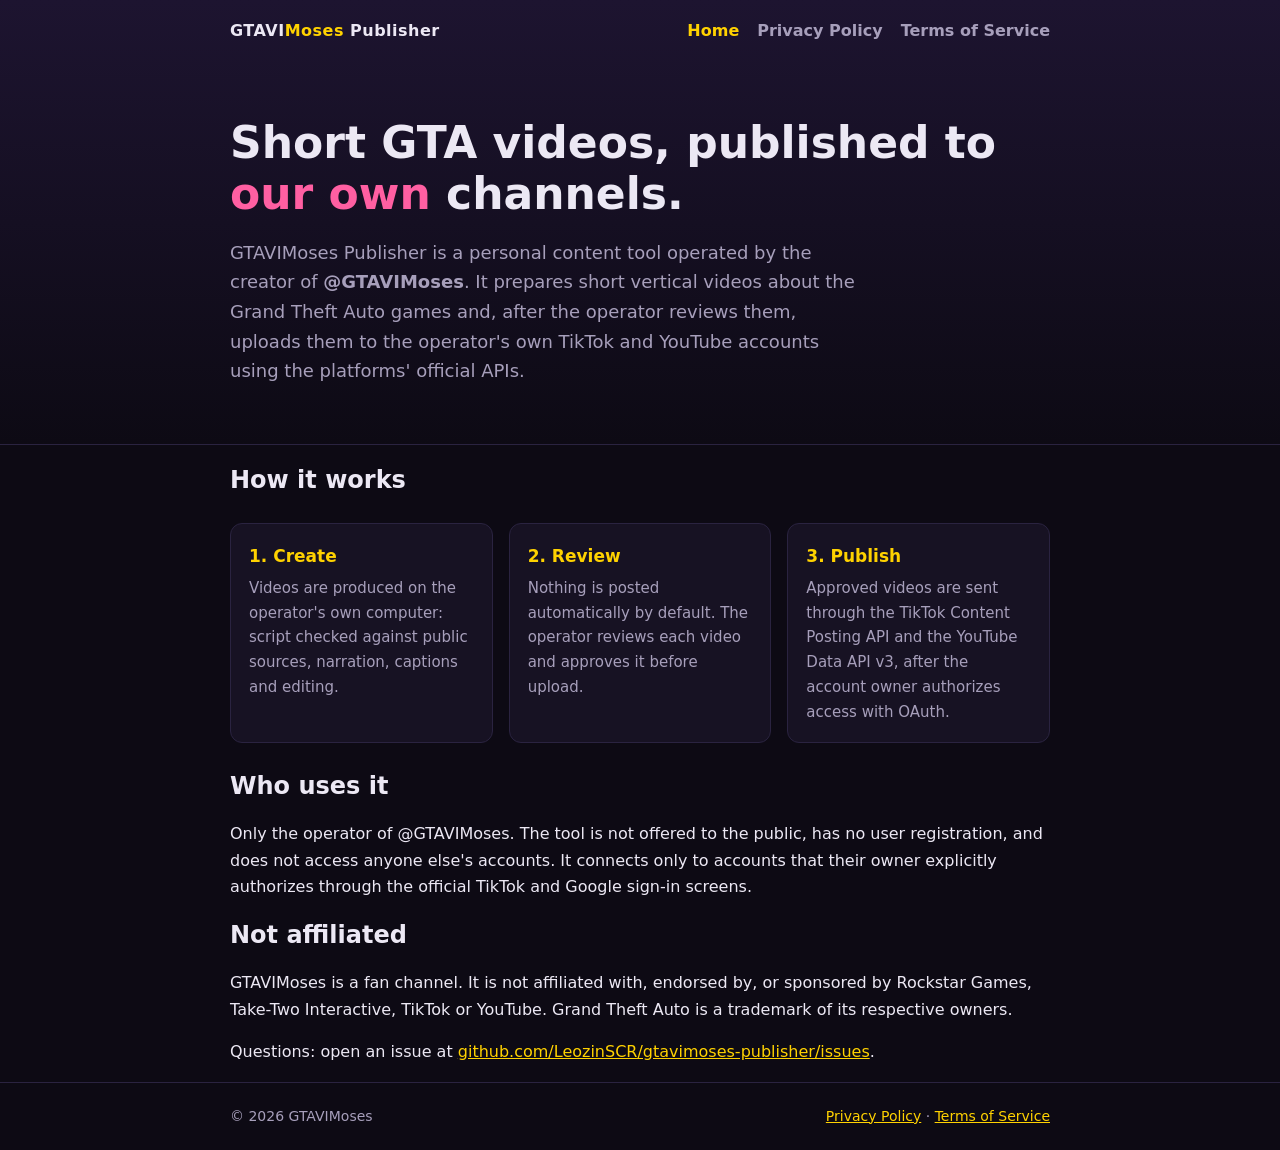
<file: index.html>
<!doctype html>
<html lang="en">
<head>
<meta charset="utf-8">
<meta name="viewport" content="width=device-width, initial-scale=1">
<title>GTAVIMoses Publisher</title>
<meta name="description" content="GTAVIMoses Publisher is a personal tool used by the @GTAVIMoses channel to create short GTA videos and publish them to its own TikTok and YouTube accounts through the official APIs.">
<link rel="stylesheet" href="style.css">
</head>
<body>
<header>
  <div class="wrap">
    <nav aria-label="Main">
      <a class="brand" href="index.html">GTAVI<span>Moses</span> Publisher</a>
      <ul>
        <li><a href="index.html" aria-current="page">Home</a></li>
        <li><a href="privacy.html">Privacy Policy</a></li>
        <li><a href="terms.html">Terms of Service</a></li>
      </ul>
    </nav>
    <section class="hero">
      <h1>Short GTA videos, published to <em>our own</em> channels.</h1>
      <p>GTAVIMoses Publisher is a personal content tool operated by the creator of <strong>@GTAVIMoses</strong>.
         It prepares short vertical videos about the Grand Theft Auto games and, after the operator reviews them,
         uploads them to the operator's own TikTok and YouTube accounts using the platforms' official APIs.</p>
    </section>
  </div>
</header>
<main class="wrap">
  <h2>How it works</h2>
  <div class="cards">
    <div class="card"><h3>1. Create</h3><p>Videos are produced on the operator's own computer: script checked against public sources, narration, captions and editing.</p></div>
    <div class="card"><h3>2. Review</h3><p>Nothing is posted automatically by default. The operator reviews each video and approves it before upload.</p></div>
    <div class="card"><h3>3. Publish</h3><p>Approved videos are sent through the TikTok Content Posting API and the YouTube Data API v3, after the account owner authorizes access with OAuth.</p></div>
  </div>
  <h2>Who uses it</h2>
  <p>Only the operator of @GTAVIMoses. The tool is not offered to the public, has no user registration, and does not
     access anyone else's accounts. It connects only to accounts that their owner explicitly authorizes through the
     official TikTok and Google sign-in screens.</p>
  <h2>Not affiliated</h2>
  <p>GTAVIMoses is a fan channel. It is not affiliated with, endorsed by, or sponsored by Rockstar Games, Take-Two
     Interactive, TikTok or YouTube. Grand Theft Auto is a trademark of its respective owners.</p>
  <p>Questions: open an issue at
     <a href="https://github.com/LeozinSCR/gtavimoses-publisher/issues">github.com/LeozinSCR/gtavimoses-publisher/issues</a>.</p>
</main>
<footer>
  <div class="wrap">
    <span>© 2026 GTAVIMoses</span>
    <span><a href="privacy.html">Privacy Policy</a> · <a href="terms.html">Terms of Service</a></span>
  </div>
</footer>
</body>
</html>
</file>
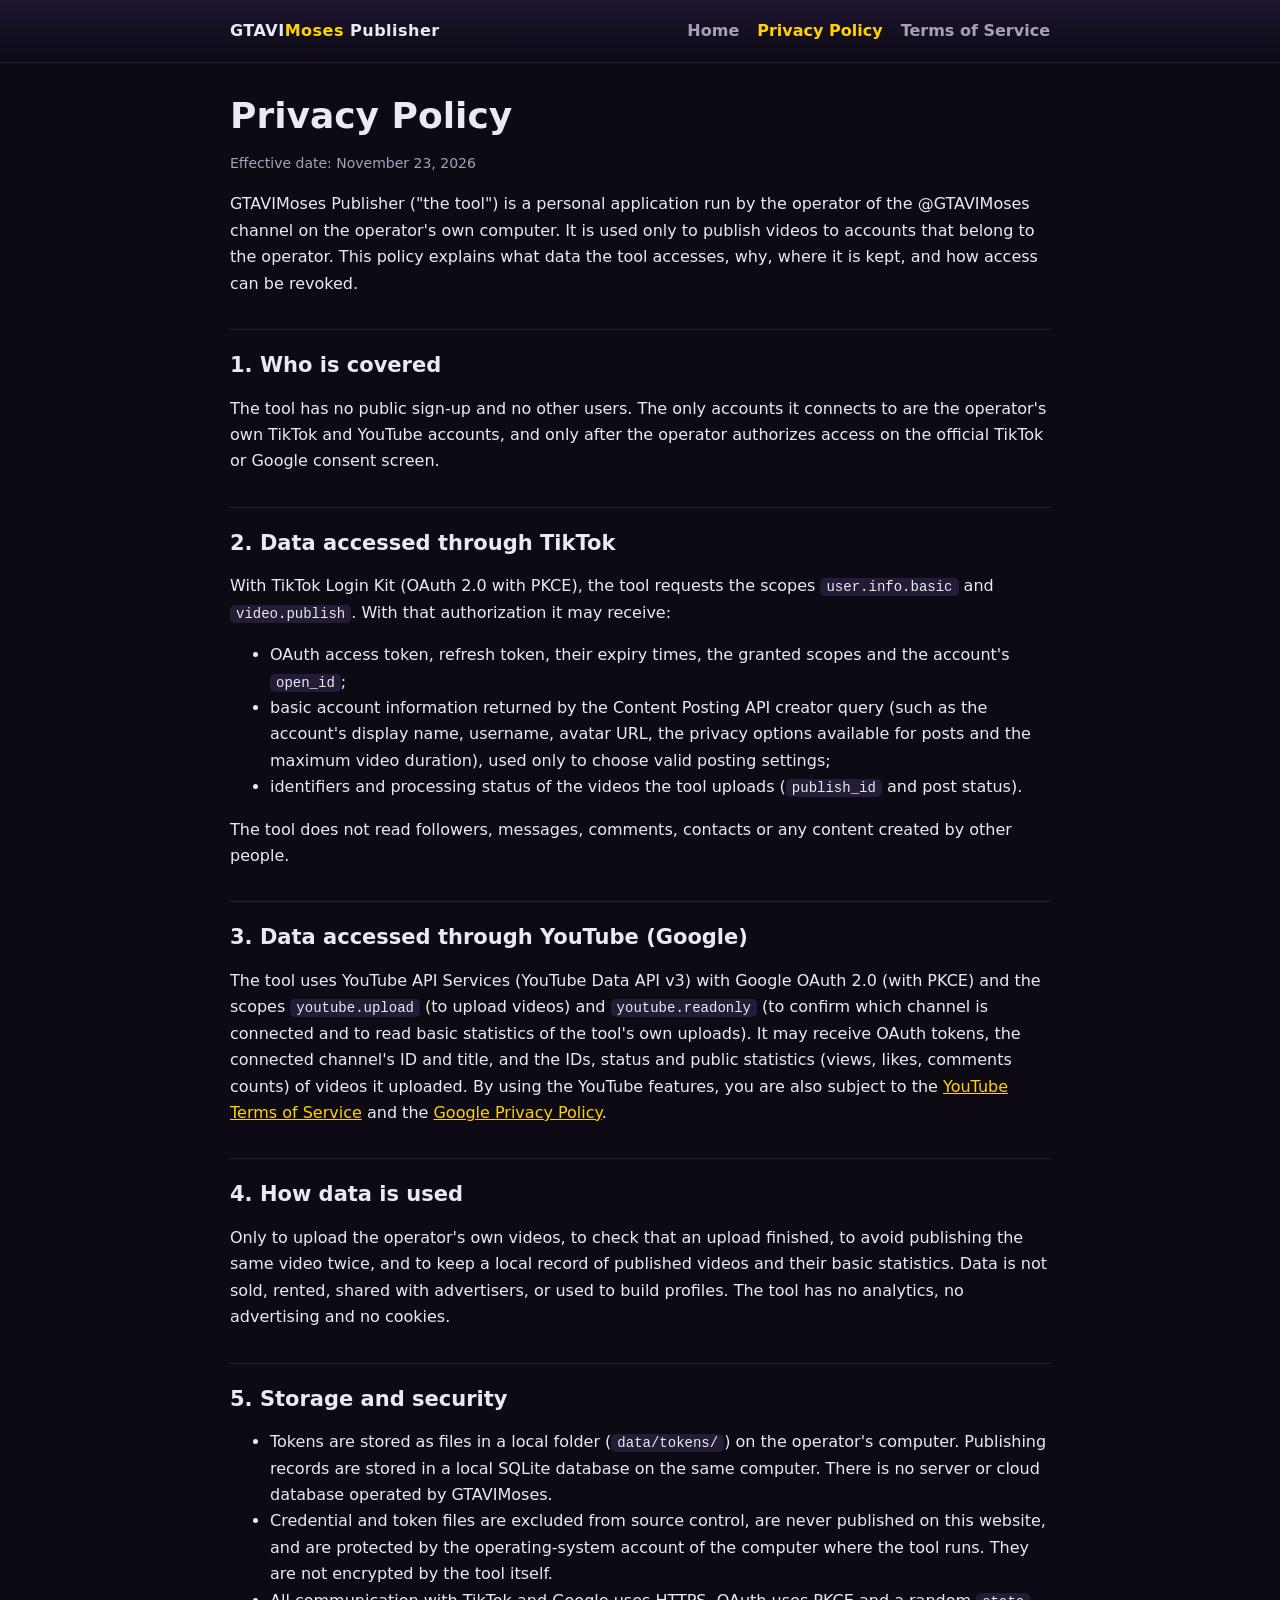
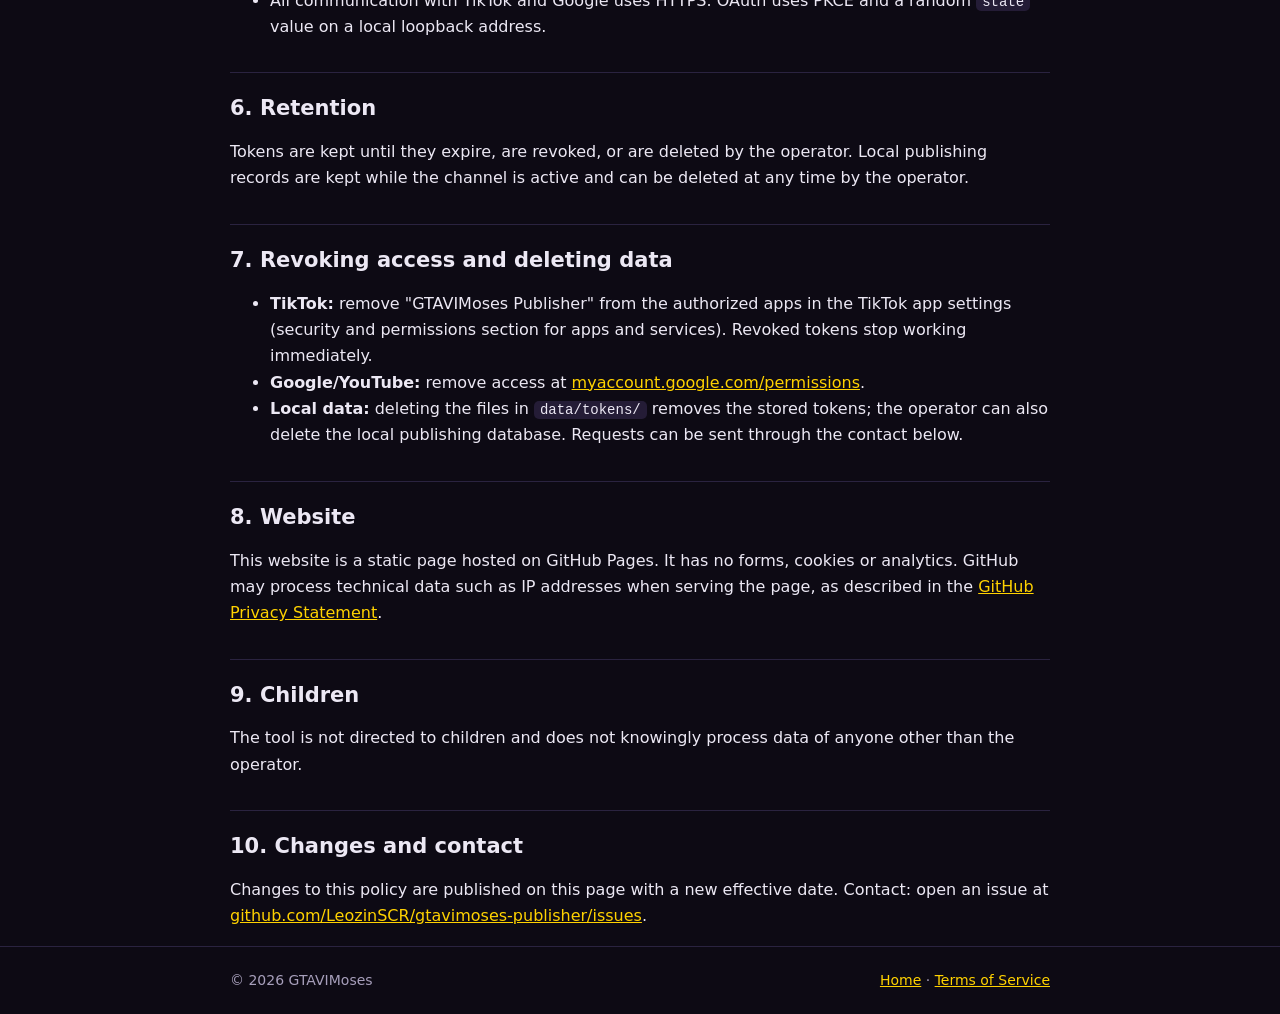
<file: privacy.html>
<!doctype html>
<html lang="en">
<head>
<meta charset="utf-8">
<meta name="viewport" content="width=device-width, initial-scale=1">
<title>Privacy Policy — GTAVIMoses Publisher</title>
<meta name="description" content="Privacy Policy of GTAVIMoses Publisher: what data the tool accesses through TikTok and YouTube OAuth, how tokens are stored, and how to revoke access or delete data.">
<link rel="stylesheet" href="style.css">
</head>
<body>
<header>
  <div class="wrap">
    <nav aria-label="Main">
      <a class="brand" href="index.html">GTAVI<span>Moses</span> Publisher</a>
      <ul>
        <li><a href="index.html">Home</a></li>
        <li><a href="privacy.html" aria-current="page">Privacy Policy</a></li>
        <li><a href="terms.html">Terms of Service</a></li>
      </ul>
    </nav>
  </div>
</header>
<main class="wrap">
<article>
  <h1>Privacy Policy</h1>
  <p class="meta">Effective date: November 23, 2026</p>

  <p>GTAVIMoses Publisher ("the tool") is a personal application run by the operator of the @GTAVIMoses channel on
     the operator's own computer. It is used only to publish videos to accounts that belong to the operator. This
     policy explains what data the tool accesses, why, where it is kept, and how access can be revoked.</p>

  <h2>1. Who is covered</h2>
  <p>The tool has no public sign-up and no other users. The only accounts it connects to are the operator's own
     TikTok and YouTube accounts, and only after the operator authorizes access on the official TikTok or Google
     consent screen.</p>

  <h2>2. Data accessed through TikTok</h2>
  <p>With TikTok Login Kit (OAuth 2.0 with PKCE), the tool requests the scopes <code>user.info.basic</code> and
     <code>video.publish</code>. With that authorization it may receive:</p>
  <ul>
    <li>OAuth access token, refresh token, their expiry times, the granted scopes and the account's <code>open_id</code>;</li>
    <li>basic account information returned by the Content Posting API creator query (such as the account's display
        name, username, avatar URL, the privacy options available for posts and the maximum video duration), used only
        to choose valid posting settings;</li>
    <li>identifiers and processing status of the videos the tool uploads (<code>publish_id</code> and post status).</li>
  </ul>
  <p>The tool does not read followers, messages, comments, contacts or any content created by other people.</p>

  <h2>3. Data accessed through YouTube (Google)</h2>
  <p>The tool uses YouTube API Services (YouTube Data API v3) with Google OAuth 2.0 (with PKCE) and the scopes
     <code>youtube.upload</code> (to upload videos) and <code>youtube.readonly</code> (to confirm which channel is
     connected and to read basic statistics of the tool's own uploads). It may receive OAuth tokens, the connected
     channel's ID and title, and the IDs, status and public statistics (views, likes, comments counts) of videos it
     uploaded. By using the YouTube features, you are also subject to the
     <a href="https://www.youtube.com/t/terms">YouTube Terms of Service</a> and the
     <a href="https://policies.google.com/privacy">Google Privacy Policy</a>.</p>

  <h2>4. How data is used</h2>
  <p>Only to upload the operator's own videos, to check that an upload finished, to avoid publishing the same video
     twice, and to keep a local record of published videos and their basic statistics. Data is not sold, rented,
     shared with advertisers, or used to build profiles. The tool has no analytics, no advertising and no cookies.</p>

  <h2>5. Storage and security</h2>
  <ul>
    <li>Tokens are stored as files in a local folder (<code>data/tokens/</code>) on the operator's computer. Publishing
        records are stored in a local SQLite database on the same computer. There is no server or cloud database
        operated by GTAVIMoses.</li>
    <li>Credential and token files are excluded from source control, are never published on this website, and are
        protected by the operating-system account of the computer where the tool runs. They are not encrypted by the
        tool itself.</li>
    <li>All communication with TikTok and Google uses HTTPS. OAuth uses PKCE and a random <code>state</code> value
        on a local loopback address.</li>
  </ul>

  <h2>6. Retention</h2>
  <p>Tokens are kept until they expire, are revoked, or are deleted by the operator. Local publishing records are
     kept while the channel is active and can be deleted at any time by the operator.</p>

  <h2>7. Revoking access and deleting data</h2>
  <ul>
    <li><strong>TikTok:</strong> remove "GTAVIMoses Publisher" from the authorized apps in the TikTok app settings
        (security and permissions section for apps and services). Revoked tokens stop working immediately.</li>
    <li><strong>Google/YouTube:</strong> remove access at
        <a href="https://myaccount.google.com/permissions">myaccount.google.com/permissions</a>.</li>
    <li><strong>Local data:</strong> deleting the files in <code>data/tokens/</code> removes the stored tokens; the
        operator can also delete the local publishing database. Requests can be sent through the contact below.</li>
  </ul>

  <h2>8. Website</h2>
  <p>This website is a static page hosted on GitHub Pages. It has no forms, cookies or analytics. GitHub may process
     technical data such as IP addresses when serving the page, as described in the
     <a href="https://docs.github.com/en/site-policy/privacy-policies/github-general-privacy-statement">GitHub
     Privacy Statement</a>.</p>

  <h2>9. Children</h2>
  <p>The tool is not directed to children and does not knowingly process data of anyone other than the operator.</p>

  <h2>10. Changes and contact</h2>
  <p>Changes to this policy are published on this page with a new effective date. Contact: open an issue at
     <a href="https://github.com/LeozinSCR/gtavimoses-publisher/issues">github.com/LeozinSCR/gtavimoses-publisher/issues</a>.</p>
</article>
</main>
<footer>
  <div class="wrap">
    <span>© 2026 GTAVIMoses</span>
    <span><a href="index.html">Home</a> · <a href="terms.html">Terms of Service</a></span>
  </div>
</footer>
</body>
</html>
</file>
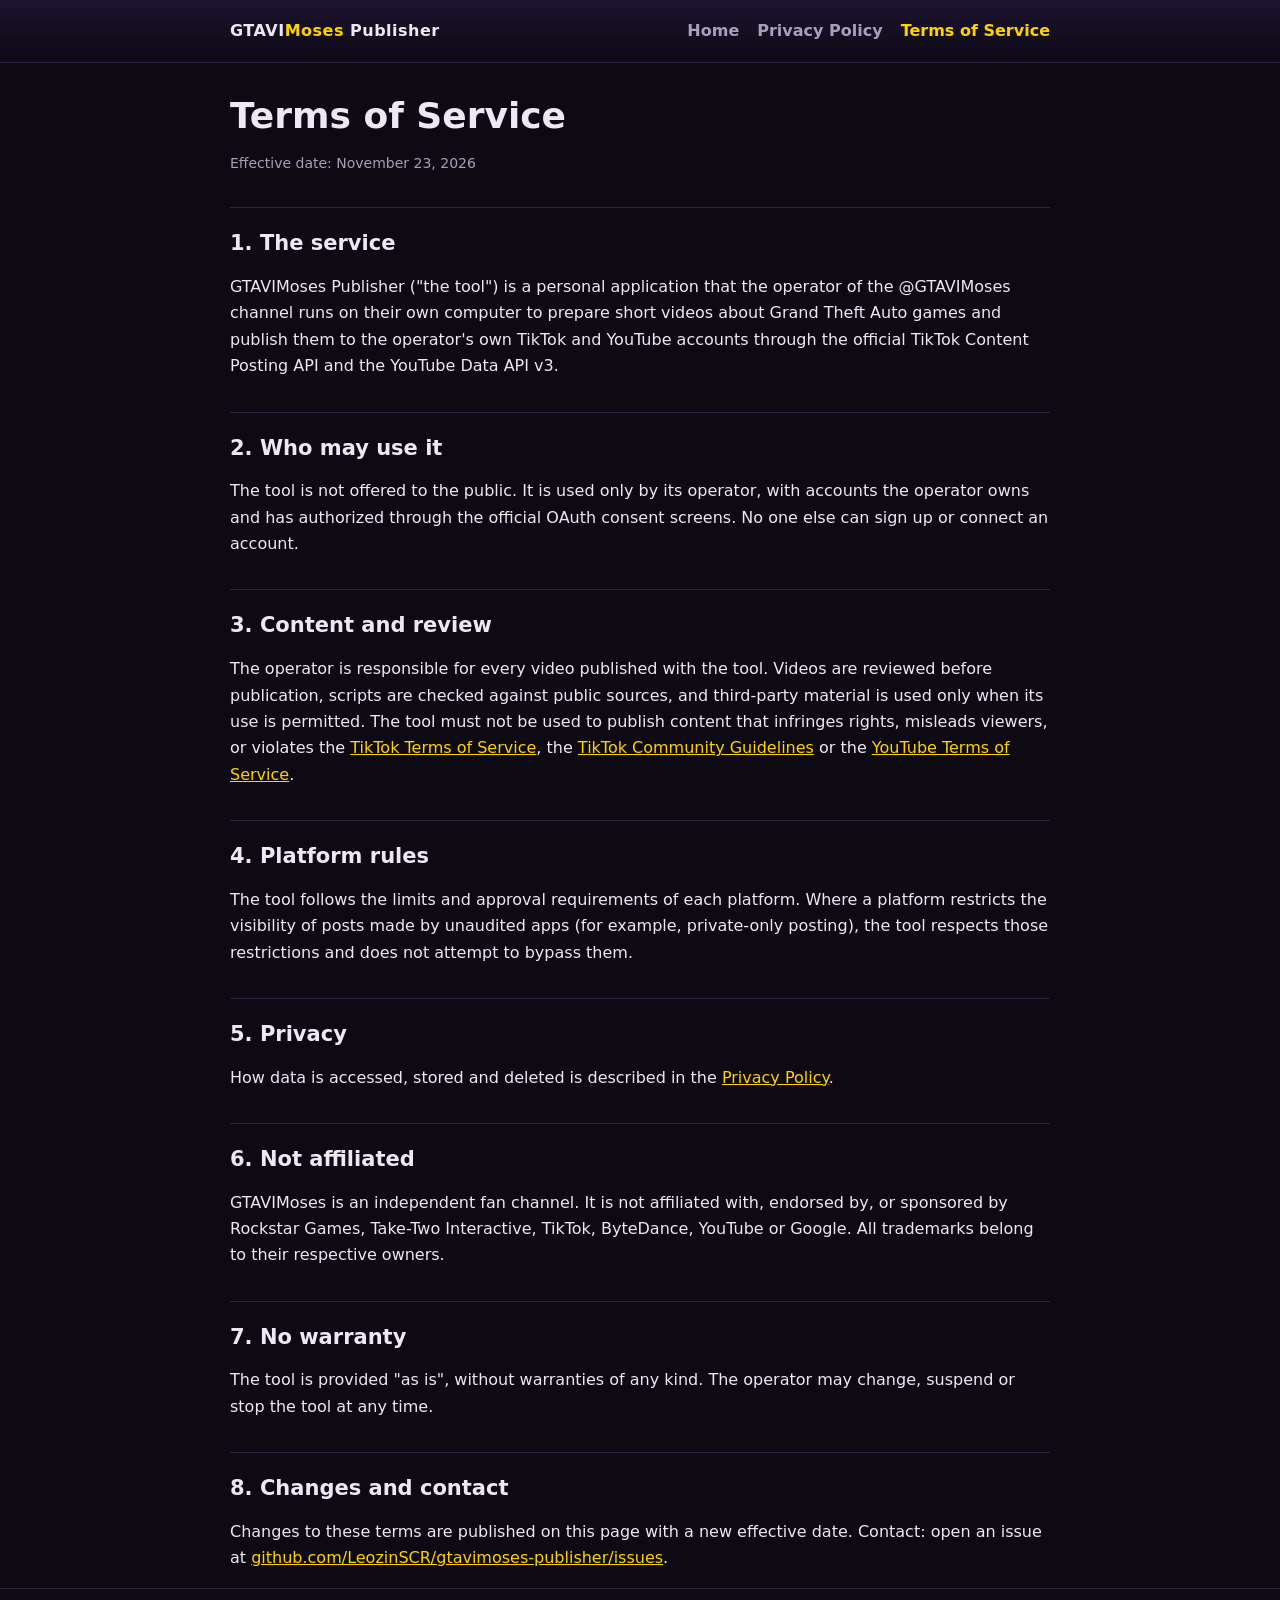
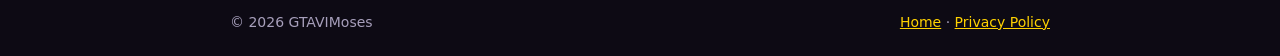
<file: terms.html>
<!doctype html>
<html lang="en">
<head>
<meta charset="utf-8">
<meta name="viewport" content="width=device-width, initial-scale=1">
<title>Terms of Service — GTAVIMoses Publisher</title>
<meta name="description" content="Terms of Service of GTAVIMoses Publisher, a personal tool that publishes the @GTAVIMoses channel's own videos to TikTok and YouTube.">
<link rel="stylesheet" href="style.css">
</head>
<body>
<header>
  <div class="wrap">
    <nav aria-label="Main">
      <a class="brand" href="index.html">GTAVI<span>Moses</span> Publisher</a>
      <ul>
        <li><a href="index.html">Home</a></li>
        <li><a href="privacy.html">Privacy Policy</a></li>
        <li><a href="terms.html" aria-current="page">Terms of Service</a></li>
      </ul>
    </nav>
  </div>
</header>
<main class="wrap">
<article>
  <h1>Terms of Service</h1>
  <p class="meta">Effective date: November 23, 2026</p>

  <h2>1. The service</h2>
  <p>GTAVIMoses Publisher ("the tool") is a personal application that the operator of the @GTAVIMoses channel runs
     on their own computer to prepare short videos about Grand Theft Auto games and publish them to the operator's own
     TikTok and YouTube accounts through the official TikTok Content Posting API and the YouTube Data API v3.</p>

  <h2>2. Who may use it</h2>
  <p>The tool is not offered to the public. It is used only by its operator, with accounts the operator owns and has
     authorized through the official OAuth consent screens. No one else can sign up or connect an account.</p>

  <h2>3. Content and review</h2>
  <p>The operator is responsible for every video published with the tool. Videos are reviewed before publication,
     scripts are checked against public sources, and third-party material is used only when its use is permitted. The
     tool must not be used to publish content that infringes rights, misleads viewers, or violates the
     <a href="https://www.tiktok.com/legal/page/global/terms-of-service/en">TikTok Terms of Service</a>, the
     <a href="https://www.tiktok.com/community-guidelines">TikTok Community Guidelines</a> or the
     <a href="https://www.youtube.com/t/terms">YouTube Terms of Service</a>.</p>

  <h2>4. Platform rules</h2>
  <p>The tool follows the limits and approval requirements of each platform. Where a platform restricts the
     visibility of posts made by unaudited apps (for example, private-only posting), the tool respects those
     restrictions and does not attempt to bypass them.</p>

  <h2>5. Privacy</h2>
  <p>How data is accessed, stored and deleted is described in the <a href="privacy.html">Privacy Policy</a>.</p>

  <h2>6. Not affiliated</h2>
  <p>GTAVIMoses is an independent fan channel. It is not affiliated with, endorsed by, or sponsored by Rockstar Games,
     Take-Two Interactive, TikTok, ByteDance, YouTube or Google. All trademarks belong to their respective owners.</p>

  <h2>7. No warranty</h2>
  <p>The tool is provided "as is", without warranties of any kind. The operator may change, suspend or stop the tool
     at any time.</p>

  <h2>8. Changes and contact</h2>
  <p>Changes to these terms are published on this page with a new effective date. Contact: open an issue at
     <a href="https://github.com/LeozinSCR/gtavimoses-publisher/issues">github.com/LeozinSCR/gtavimoses-publisher/issues</a>.</p>
</article>
</main>
<footer>
  <div class="wrap">
    <span>© 2026 GTAVIMoses</span>
    <span><a href="index.html">Home</a> · <a href="privacy.html">Privacy Policy</a></span>
  </div>
</footer>
</body>
</html>
</file>
<file: style.css>
:root {
  --bg: #0d0a14; --panel: #171223; --text: #ece8f4; --muted: #a79fbb; --accent: #ffd200; --accent2: #ff5fa2;
  --line: #2a2340;
}
* { box-sizing: border-box; }
html { -webkit-text-size-adjust: 100%; }
body {
  margin: 0; background: var(--bg); color: var(--text);
  font: 16px/1.65 system-ui, -apple-system, "Segoe UI", Roboto, Helvetica, Arial, sans-serif;
}
a { color: var(--accent); }
header {
  border-bottom: 1px solid var(--line); background: linear-gradient(180deg, #1d1430, var(--bg));
}
.wrap { max-width: 860px; margin: 0 auto; padding: 0 20px; }
nav { display: flex; flex-wrap: wrap; align-items: center; justify-content: space-between; gap: 12px; padding: 18px 0; }
.brand { font-weight: 800; letter-spacing: .5px; text-decoration: none; color: var(--text); }
.brand span { color: var(--accent); }
nav ul { list-style: none; display: flex; flex-wrap: wrap; gap: 18px; margin: 0; padding: 0; }
nav ul a { color: var(--muted); text-decoration: none; font-weight: 600; }
nav ul a[aria-current="page"], nav ul a:hover { color: var(--accent); }
.hero { padding: 56px 0 40px; }
.hero h1 { font-size: clamp(28px, 5vw, 44px); line-height: 1.15; margin: 0 0 14px; }
.hero h1 em { font-style: normal; color: var(--accent2); }
.hero p { color: var(--muted); max-width: 640px; font-size: 18px; }
main { padding: 32px 0 56px; }
.cards { display: grid; grid-template-columns: repeat(auto-fit, minmax(220px, 1fr)); gap: 16px; margin: 28px 0; }
.card { background: var(--panel); border: 1px solid var(--line); border-radius: 12px; padding: 18px; }
.card h3 { margin: 0 0 6px; font-size: 17px; color: var(--accent); }
.card p { margin: 0; color: var(--muted); font-size: 15px; }
h1, h2 { line-height: 1.25; }
article h1 { font-size: clamp(26px, 4vw, 36px); margin-bottom: 4px; }
article h2 { margin-top: 32px; font-size: 21px; border-top: 1px solid var(--line); padding-top: 22px; }
.meta { color: var(--muted); font-size: 14px; }
code { background: #241c36; padding: 1px 6px; border-radius: 5px; font-size: 14px; }
footer { border-top: 1px solid var(--line); color: var(--muted); font-size: 14px; padding: 22px 0; }
footer .wrap { display: flex; flex-wrap: wrap; gap: 14px; justify-content: space-between; }
</file>
